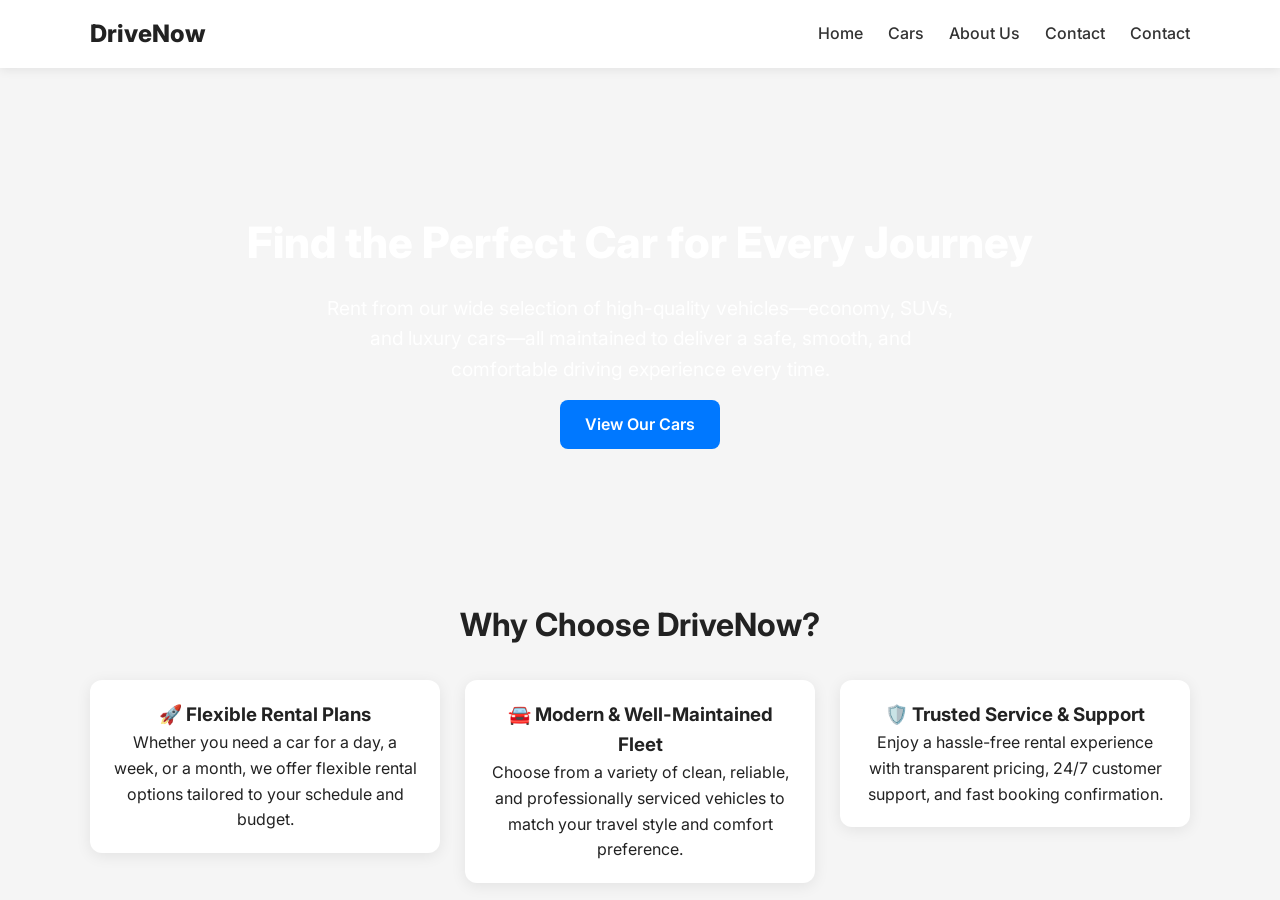
<file: index.html>
<!DOCTYPE html>
<html lang="en">
<head>
    <meta charset="UTF-8">
    <meta name="viewport" content="width=device-width, initial-scale=1.0">
    <title>DriveNow Rentals - Premium Car Rental Experience</title>
    <link rel="stylesheet" href="style.css">
    <link href="https://fonts.googleapis.com/css2?family=Inter:wght@300;400;500;600;700;800&display=swap" rel="stylesheet">
</head>
<body>
    <header>
        <div class="container">
            <nav>
                <a href="index.html" class="logo">DriveNow</a>
                <ul class="nav-menu">
                    <li><a href="index.html">Home</a></li>
                    <li><a href="cars.html">Cars</a></li>
                    <li><a href="about.html">About Us</a></li>
                    <li><a href="contact.html">Contact</a></li>
                    <li><a href="cars.html">Contact</a></li>
                </ul>
            </nav>
        </div>
    </header>

    <main>
        <section class="hero">
            <div class="container">
                <h1>Find the Perfect Car for Every Journey</h1>
                <p>
                    Rent from our wide selection of high-quality vehicles—economy, SUVs, and luxury cars—all maintained to deliver a safe, smooth, and comfortable driving experience every time.
                </p>
                <a href="cars.html" class="btn">View Our Cars</a>
            </div>
        </section>

        <section class="container">
            <div class="text-center mt-2">
                <h2 class="section-title">Why Choose DriveNow?</h2>
                <div class="courses-grid">

                    <a href="cars.html" class="clickable-card">
                        <div class="course-card">
                            <h3>🚀 Flexible Rental Plans</h3>
                            <p>
                                Whether you need a car for a day, a week, or a month, we offer flexible rental options tailored to your schedule and budget.
                            </p>
                        </div>
                    </a>

                    <a href="about.html" class="clickable-card">
                        <div class="course-card">
                            <h3>🚘 Modern & Well-Maintained Fleet</h3>
                            <p>
                                Choose from a variety of clean, reliable, and professionally serviced vehicles to match your travel style and comfort preference.
                            </p>
                        </div>
                    </a>

                    <a href="contact.html" class="clickable-card">
                        <div class="course-card">
                            <h3>🛡️ Trusted Service & Support</h3>
                            <p>
                                Enjoy a hassle-free rental experience with transparent pricing, 24/7 customer support, and fast booking confirmation.
                            </p>
                        </div>
                    </a>

                </div>
            </div>
        </section>
    </main>

</body>
</html>
</file>
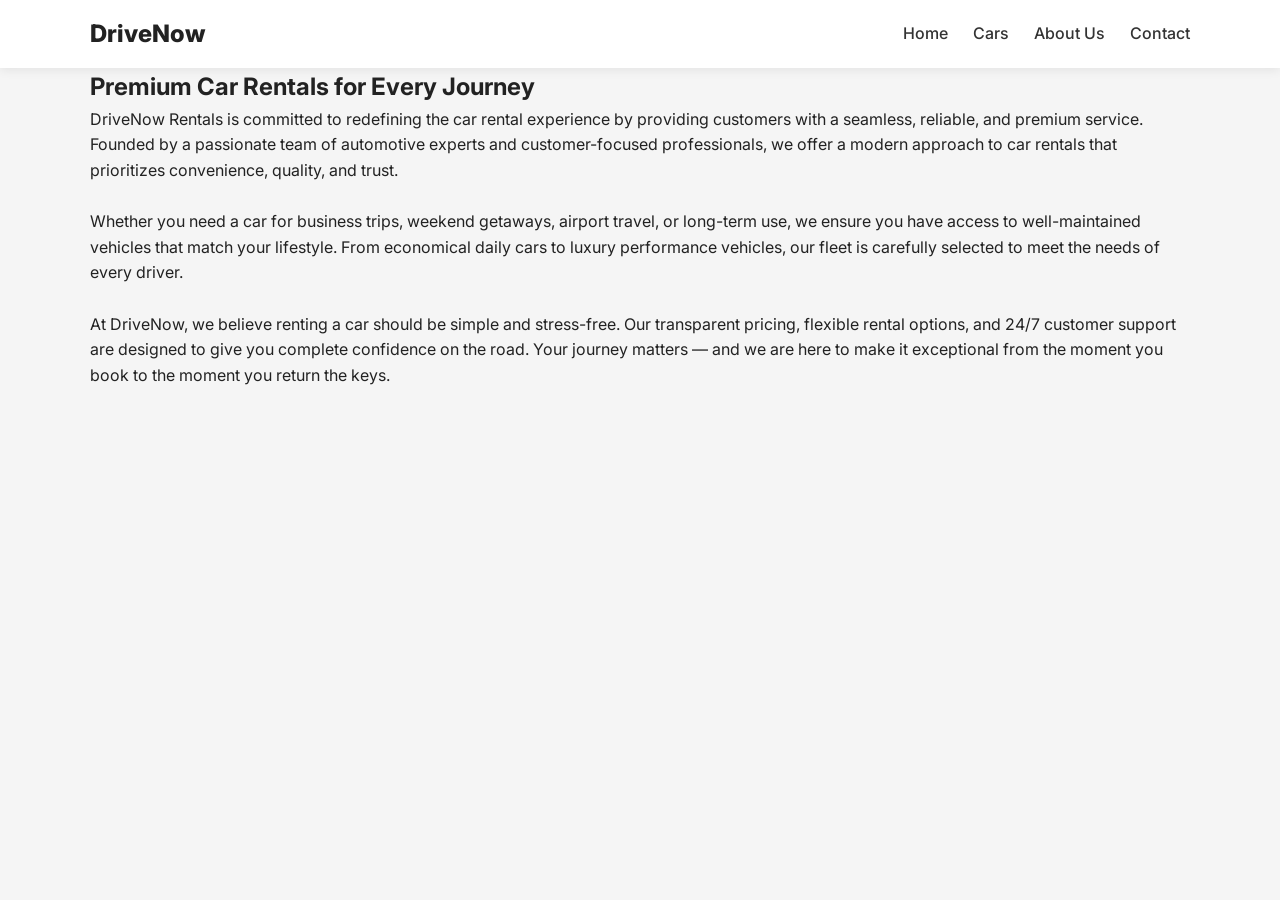
<file: about.html>
<!DOCTYPE html>
<html lang="en">
<head>
    <meta charset="UTF-8">
    <meta name="viewport" content="width=device-width, initial-scale=1.0">
    <title>DriveNow Rentals - About Us</title>
    <link rel="stylesheet" href="style.css">
    <link href="https://fonts.googleapis.com/css2?family=Inter:wght@300;400;500;600;700;800&display=swap" rel="stylesheet">
</head>
<body>
    <header>
        <div class="container">
            <nav>
                <a href="index.html" class="logo">DriveNow</a>
                <ul class="nav-menu">
                    <li><a href="index.html">Home</a></li>
                    <li><a href="cars.html">Cars</a></li>
                    <li><a href="about.html">About Us</a></li>
                    <li><a href="contact.html">Contact</a></li>
                </ul>
            </nav>
        </div>
    </header>

    <main>
        <section class="container">
            <div class="about-content">
                <h2>Premium Car Rentals for Every Journey</h2>
                <p>
                    DriveNow Rentals is committed to redefining the car rental experience by providing customers with a seamless,
                    reliable, and premium service. Founded by a passionate team of automotive experts and customer-focused professionals,
                    we offer a modern approach to car rentals that prioritizes convenience, quality, and trust.
                </p>
                <br>
                <p>
                    Whether you need a car for business trips, weekend getaways, airport travel, or long-term use,
                    we ensure you have access to well-maintained vehicles that match your lifestyle.
                    From economical daily cars to luxury performance vehicles, our fleet is carefully selected to meet the needs of every driver.
                </p>
                <br>
                <p>
                    At DriveNow, we believe renting a car should be simple and stress-free. Our transparent pricing,
                    flexible rental options, and 24/7 customer support are designed to give you complete confidence on the road.
                    Your journey matters — and we are here to make it exceptional from the moment you book to the moment you return the keys.
                </p>
            </div>
        </section>
    </main>

</body>
</html>
</file>
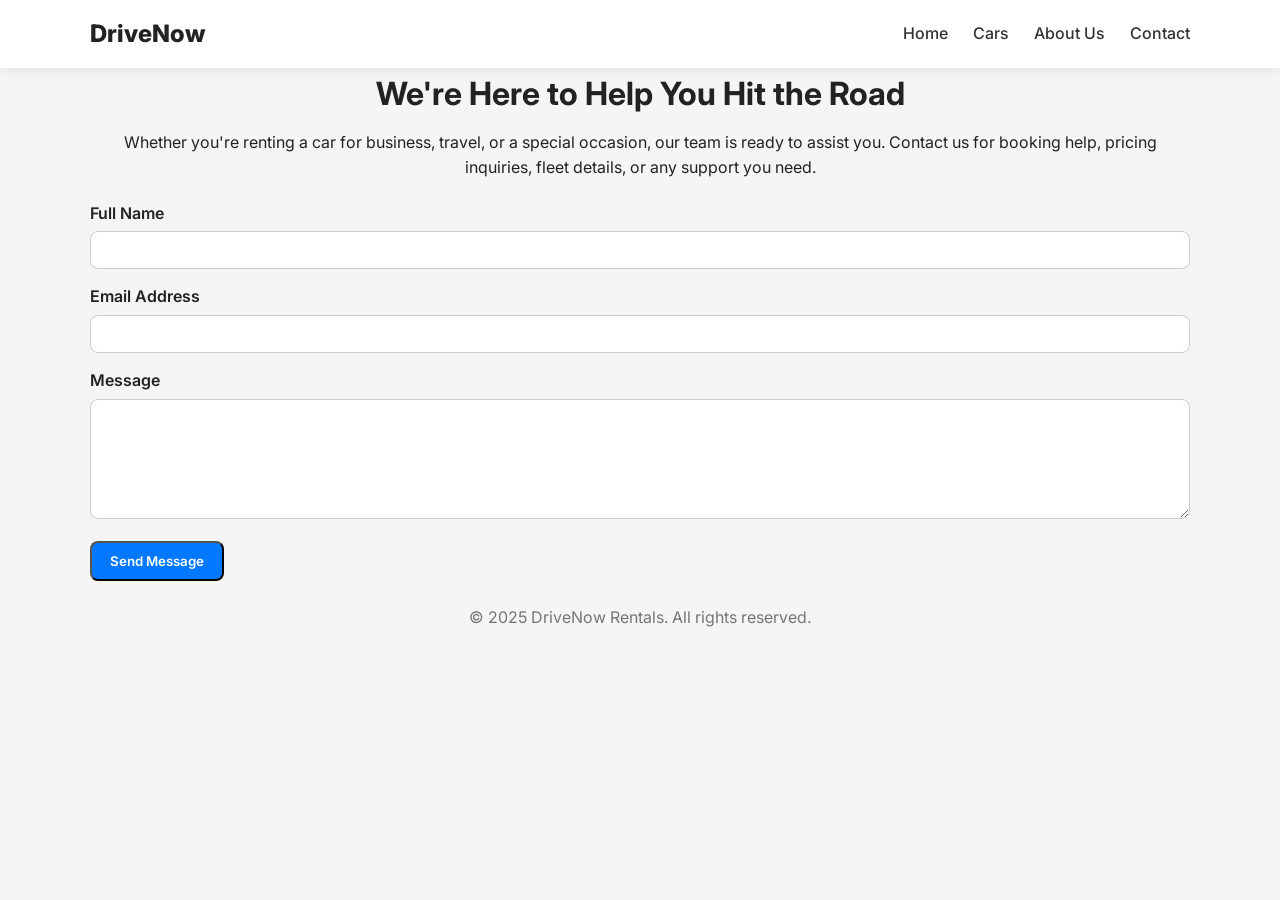
<file: contact.html>
<!DOCTYPE html>
<html lang="en">
<head>
    <meta charset="UTF-8">
    <meta name="viewport" content="width=device-width, initial-scale=1.0">
    <meta name="referrer" content="no-referrer-when-downgrade">
    <title>DriveNow Rentals - Get In Touch</title>
    <link rel="stylesheet" href="style.css">
    <link href="https://fonts.googleapis.com/css2?family=Inter:wght@300;400;500;600;700;800&display=swap" rel="stylesheet">
</head>
<body>
    <header>
        <div class="container">
            <nav>
                <a href="index.html" class="logo">DriveNow</a>
                <ul class="nav-menu">
                    <li><a href="index.html">Home</a></li>
                    <li><a href="cars.html">Cars</a></li>
                    <li><a href="about.html">About Us</a></li>
                    <li><a href="contact.html" class="active">Contact</a></li>
                </ul>
            </nav>
        </div>
    </header>

    <main>
        <section class="container">
            <h1 class="section-title">We're Here to Help You Hit the Road</h1>
            <p class="text-center mb-2">
                Whether you're renting a car for business, travel, or a special occasion, our team is ready to assist you.
                Contact us for booking help, pricing inquiries, fleet details, or any support you need.
            </p>
            <form action="https://api.web3forms.com/submit" method="POST">
            
                <input type="hidden" name="access_key" value="199ff6c9-e88b-48a4-80ec-9eea921dade2">
            
                <input type="hidden" name="redirect" value="https://jokajohn.github.io/DriveNow/success.html">
            
                <div class="form-group">
                    <label for="name">Full Name</label>
                    <input id="name" type="text" name="name" required>
                </div>
            
                <div class="form-group">
                    <label for="email">Email Address</label>
                    <input id="email" type="email" name="email" required>
                </div>
            
                <div class="form-group">
                    <label for="message">Message</label>
                    <textarea id="message" name="message" required></textarea>
                </div>
            
                <button type="submit" class="btn btn-primary">Send Message</button>
            
            </form>
        </section>
    </main>

    <footer>
        <div class="container text-center" style="padding: 1.5rem 0; color: #757575;">
            &copy; 2025 DriveNow Rentals. All rights reserved.
        </div>
    </footer>
</body>
</html>
</file>
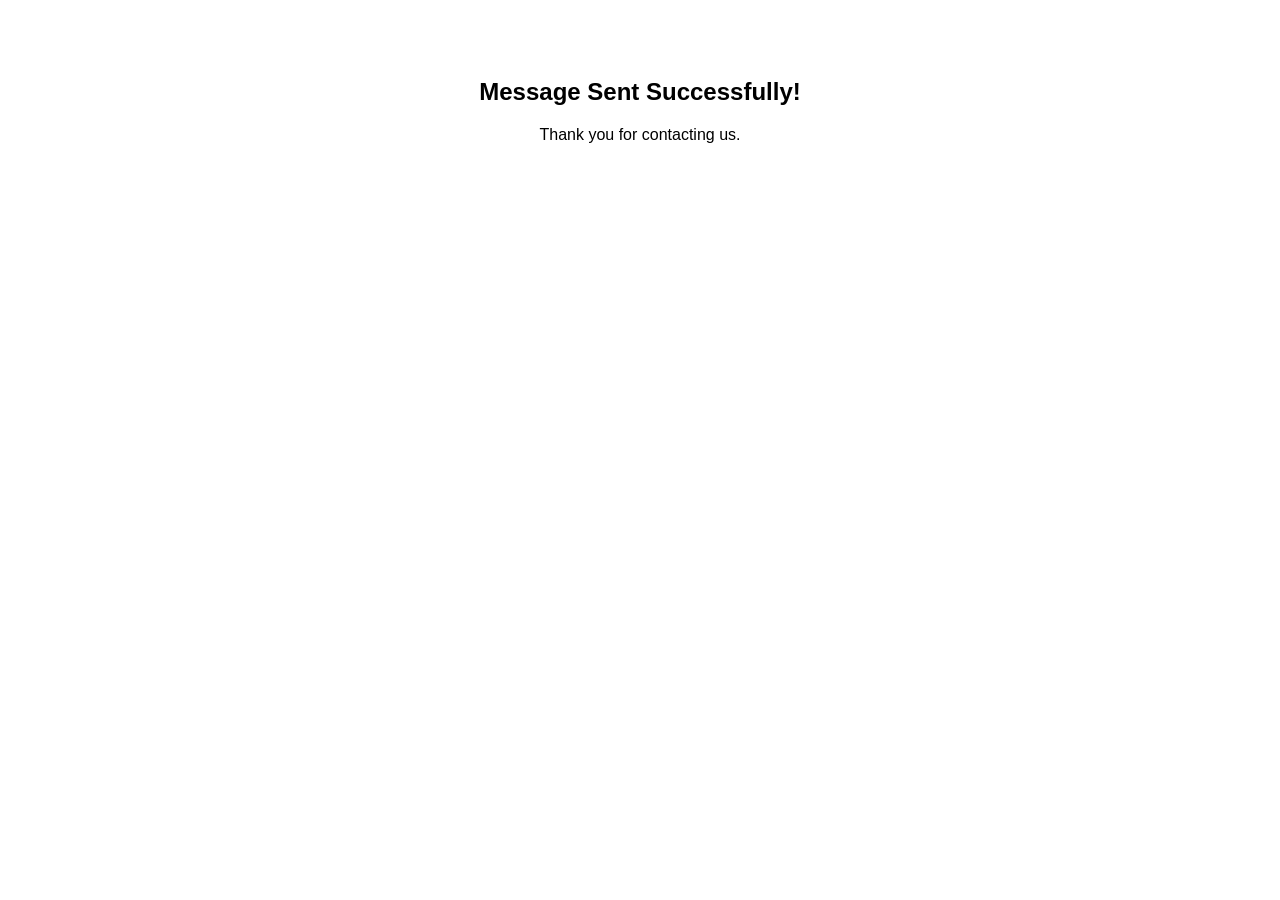
<file: success.html>
<!DOCTYPE html>
<html>
<head>
    <title>Success</title>
</head>
<body style="font-family:Arial; text-align:center; padding:50px;">
    <h2>Message Sent Successfully!</h2>
    <p>Thank you for contacting us.</p>
</body>
</html>
</file>
<file: style.css>
* {
  margin: 0;
  padding: 0;
  box-sizing: border-box;
  font-family: "Inter", sans-serif;
}

body {
  background: #f5f5f5;
  color: #222;
  line-height: 1.6;
}

.container {
  width: 90%;
  max-width: 1100px;
  margin: auto;
}

header {
  background: white;
  box-shadow: 0 2px 10px rgba(0, 0, 0, 0.08);
  padding: 15px 0;
  position: sticky;
  top: 0;
  z-index: 999;
}

.logo {
  font-size: 1.5rem;
  font-weight: 800;
  color: #222;
  text-decoration: none;
}

nav {
  display: flex;
  align-items: center;
  justify-content: space-between;
}

.nav-menu {
  display: flex;
  list-style: none;
}

.nav-menu li {
  margin-left: 25px;
}

.nav-menu a {
  color: #333;
  font-weight: 500;
  text-decoration: none;
  transition: 0.2s;
}

.nav-menu a:hover {
  color: #0078ff;
}

.hero {
  background: url("https://images.unsplash.com/photo-1503376780353-7e6692767b70")
    center/cover no-repeat;
  color: white;
  text-align: center;
  padding: 120px 20px;
  border-radius: 10px;
  margin-top: 20px;
}

.hero h1 {
  font-size: 2.7rem;
  font-weight: 800;
}

.hero p {
  font-size: 1.2rem;
  max-width: 650px;
  margin: 15px auto;
}

.btn {
  display: inline-block;
  padding: 12px 25px;
  background: #0078ff;
  color: white;
  text-decoration: none;
  border-radius: 8px;
  font-weight: 600;
  transition: 0.25s;
}

.btn:hover {
  background: #005fcc;
}

.btn-primary {
  padding: 10px 18px;
}

.section-title {
  font-size: 2rem;
  font-weight: 700;
  text-align: center;
  margin-bottom: 10px;
}

.text-center {
  text-align: center;
}

.mt-2 {
  margin-top: 30px;
}

.mb-2 {
  margin-bottom: 20px;
}

.courses-grid {
  display: grid;
  grid-template-columns: repeat(auto-fit, minmax(310px, 1fr));
  gap: 25px;
  margin-top: 30px;
}

.course-card {
  background: white;
  padding: 20px;
  border-radius: 12px;
  box-shadow: 0 3px 15px rgba(0, 0, 0, 0.08);
  transition: 0.3s;
}

.course-card:hover {
  transform: translateY(-5px);
}

.clickable-card {
  text-decoration: none;
  color: inherit;
}

.car-img {
  width: 100%;
  height: 180px;
  object-fit: cover;
  border-radius: 10px;
  margin-bottom: 15px;
}

.filters-box {
  text-align: center;
  margin-bottom: 20px;
}

.search-bar {
  padding: 10px;
  width: 60%;
  max-width: 450px;
  border: 1px solid #ccc;
  border-radius: 8px;
  margin-bottom: 15px;
  outline: none;
  transition: 0.2s;
}

.search-bar:focus {
  border-color: #0078ff;
}

.filter-buttons button {
  margin: 5px;
}

.contact-form {
  max-width: 600px;
  margin: auto;
  background: white;
  padding: 25px;
  border-radius: 12px;
  box-shadow: 0 3px 15px rgba(0, 0, 0, 0.1);
}

.form-group {
  margin-bottom: 15px;
}

label {
  font-weight: 600;
  display: block;
  margin-bottom: 5px;
}

input,
textarea {
  width: 100%;
  padding: 10px;
  border-radius: 8px;
  border: 1px solid #ccc;
  outline: none;
  transition: 0.2s;
}

input:focus,
textarea:focus {
  border-color: #0078ff;
}

textarea {
  height: 120px;
  resize: vertical;
}

.fade-in {
  animation: fadeIn 0.7s ease;
}

@keyframes fadeIn {
  from {
    opacity: 0;
    transform: translateY(10px);
  }
  to {
    opacity: 1;
    transform: translateY(0);
  }
}

@media (max-width: 768px) {
  .hero h1 {
    font-size: 2rem;
  }
  .search-bar {
    width: 90%;
  }
}
@media (max-width: 480px) {
  .nav-menu {
    flex-direction: column;
    align-items: flex-start;
  }
  .nav-menu li {
    margin-left: 0;
    margin-bottom: 10px;
  }
}
</file>
